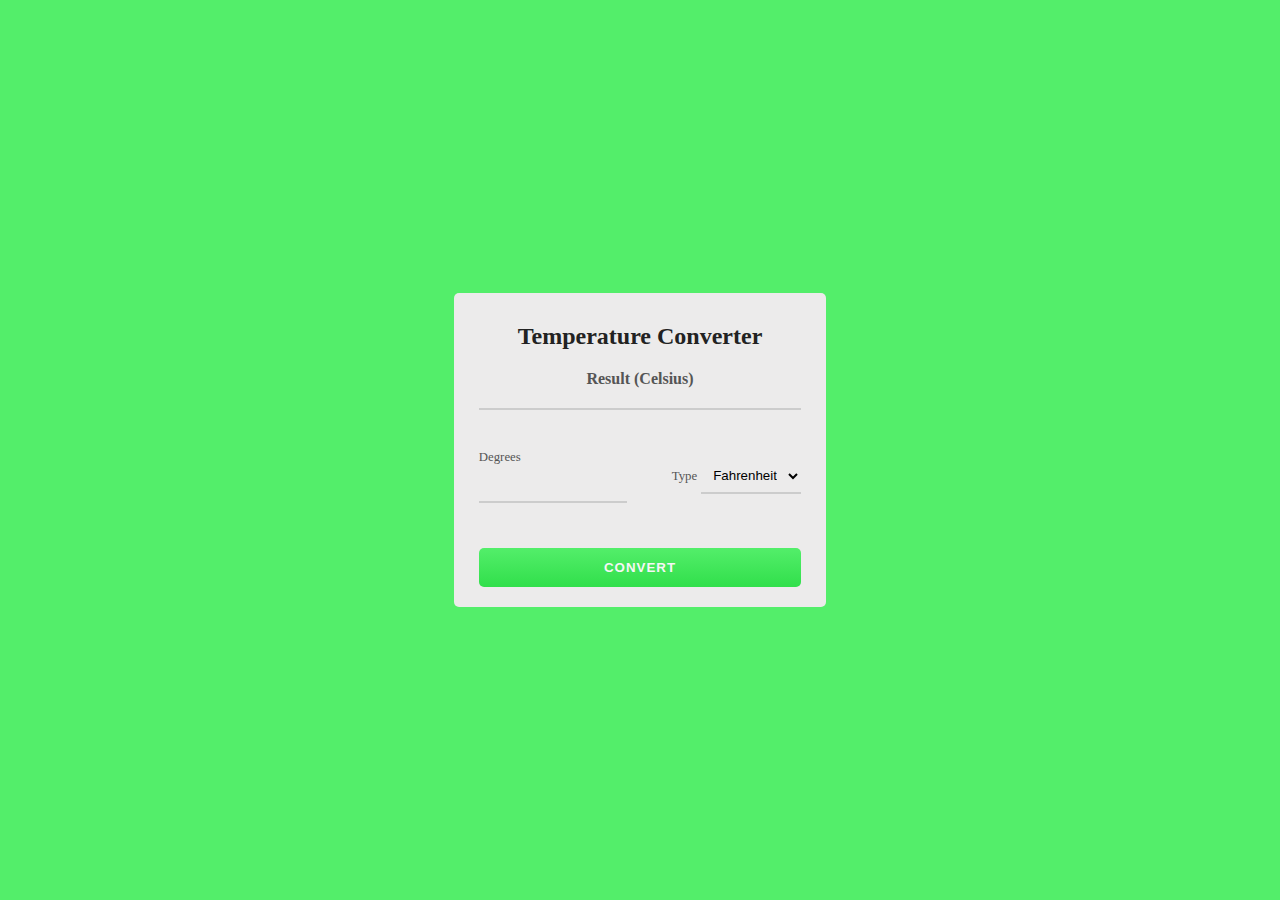
<file: task2/temperature converter.html>
<!DOCTYPE html>
<html lang="en">
  <head>
    <meta charset="UTF-8" />
    <meta http-equiv="X-UA-Compatible" content="IE=edge" />
    <meta name="viewport" content="width=device-width, initial-scale=1.0" />
    <!--LINK CSS FILE-->    
    <link rel="stylesheet" href="temperature converter.css" />
    <title>Temperature Converter App</title>
  </head>
  <body>
    <div class="container">
      <div class="temperature-converter">
          <h1 class="title">Temperature Converter</h1>
          <div class="result">
            <span class="result-heading">Result (Celsius)</span>
            <h2 class="celsius-value" id="celsius"></h2>
          </div>
          <div class="degree-type">
            <div class="degree-field">
              <label for="degree">Degrees</label>
              <input type="number" name="degree" id="degree" />
            </div>
            <div class="temp-field">
              <label for="temp-type">Type</label>
              <select name="temperatures" id="temp-type" autocomplete="on">
                <option id="fahrenheit" value="fahrenheit">Fahrenheit</option>
                <option id="kelvin" value="kelvin">Kelvin</option>
              </select>
            </div>
          </div>
          <button id="convert-btn">Convert</button>
      </div>
    </div>
    <!--LINK JAVASCRIPT FILE-->
    <script src="./temperature converter.js"></script>
  </body>
</html>
</file>
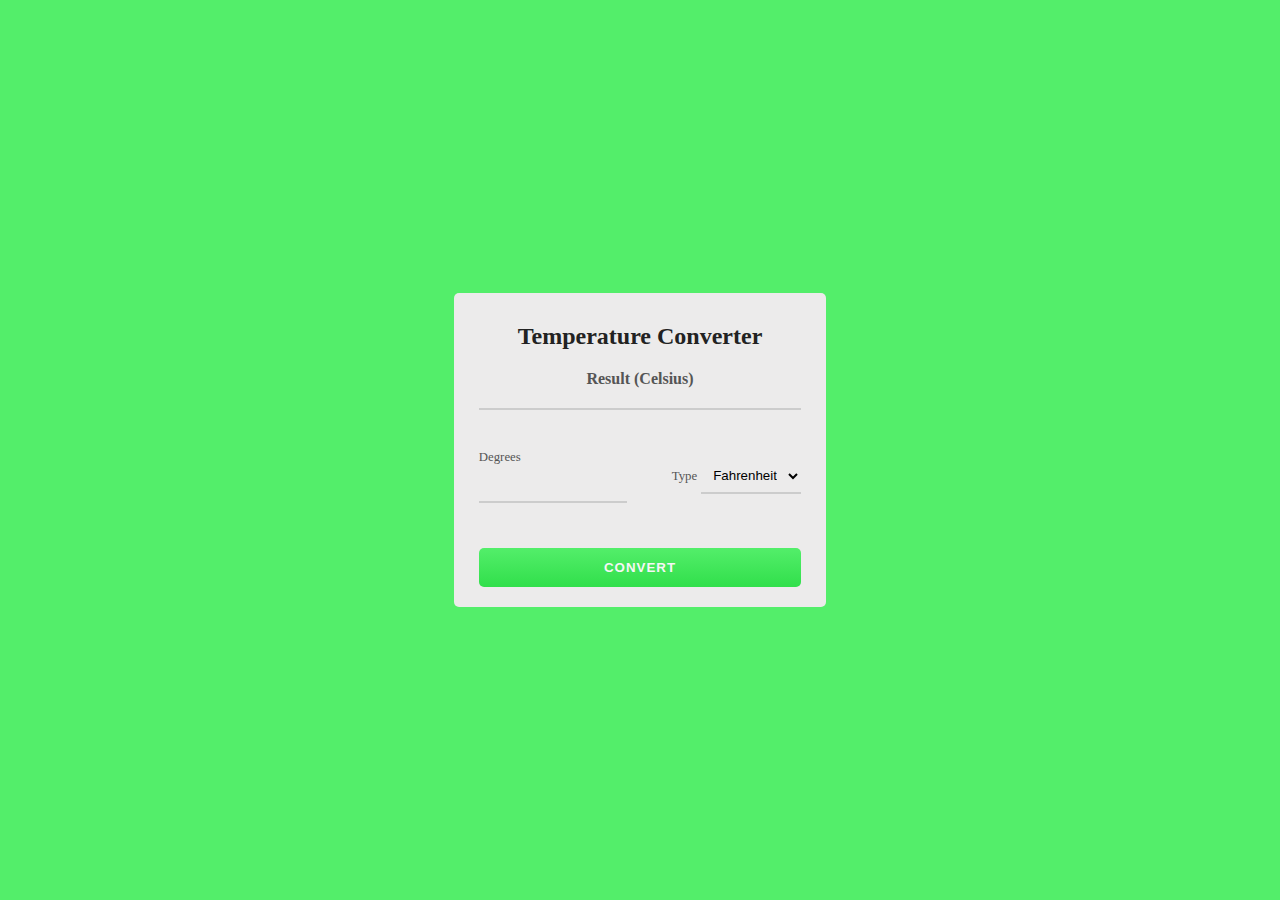
<file: task2/temperatureconverter.html>
<!DOCTYPE html>
<html lang="en">
  <head>
    <meta charset="UTF-8" />
    <meta http-equiv="X-UA-Compatible" content="IE=edge" />
    <meta name="viewport" content="width=device-width, initial-scale=1.0" />
    <!--LINK CSS FILE-->
    <link rel="stylesheet" href="temperatureconverter.css" />
    <title>Temperature Converter App</title>
  </head>
  <body>
    <div class="container">
      <div class="temperature-converter">
          <h1 class="title">Temperature Converter</h1>
          <div class="result">
            <span class="result-heading">Result (Celsius)</span>
            <h2 class="celsius-value" id="celsius"></h2>
          </div>
          <div class="degree-type">
            <div class="degree-field">
              <label for="degree">Degrees</label>
              <input type="number" name="degree" id="degree" />
            </div>
            <div class="temp-field">
              <label for="temp-type">Type</label>
              <select name="temperatures" id="temp-type" autocomplete="on">
                <option id="fahrenheit" value="fahrenheit">Fahrenheit</option>
                <option id="kelvin" value="kelvin">Kelvin</option>
              </select>
            </div>
          </div>
          <button id="convert-btn">Convert</button>
      </div>
    </div>
    <!--LINK JAVASCRIPT FILE-->
    <script src="temperatureconverter.js"></script>
  </body>
</html>
</file>
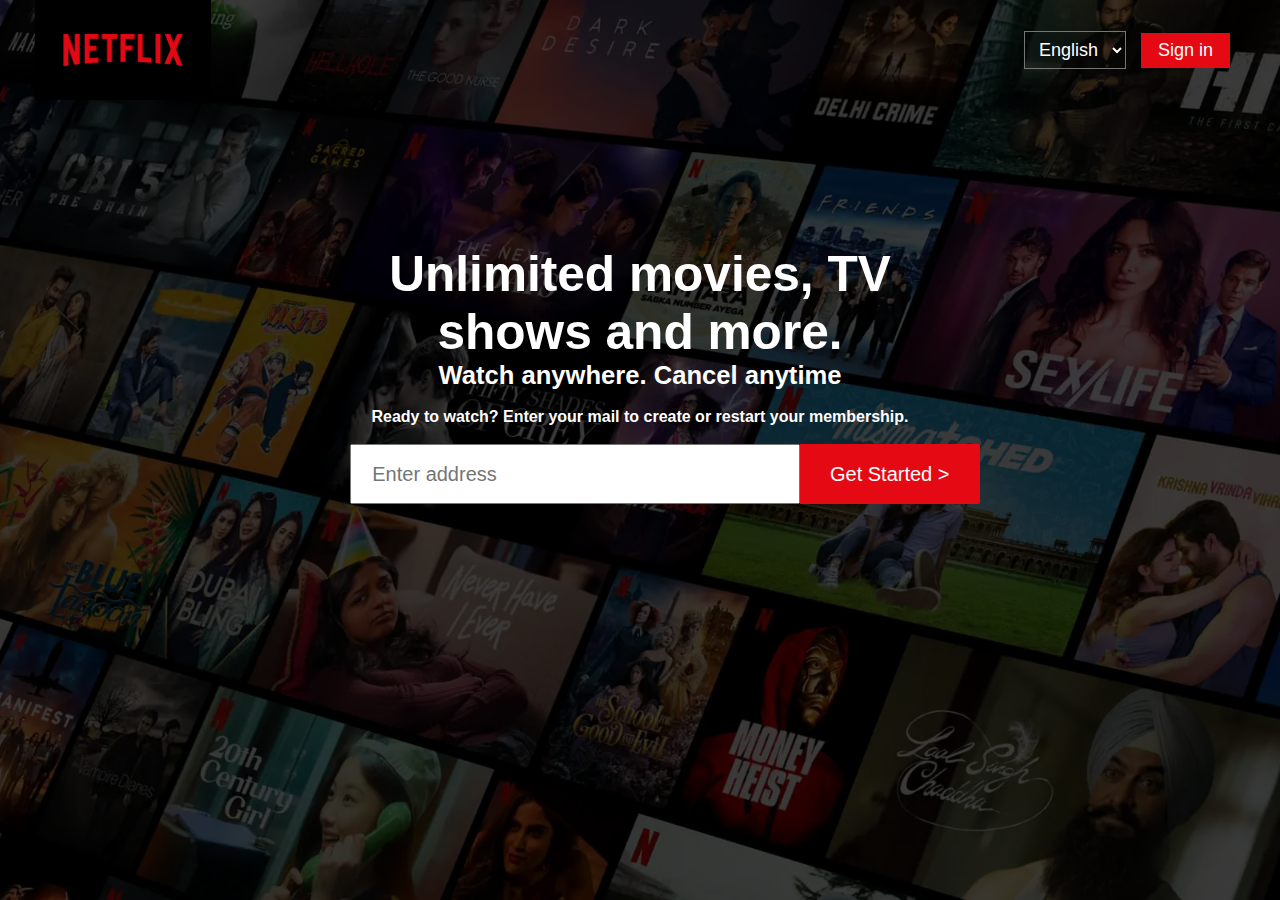
<file: task3/Netflix homepage.html>
<!DOCTYPE html>
<html lang="en">
<head>
    <meta charset="UTF-8">
    <meta name="viewport" content="width=device-width, initial-scale=1.0">
    <title>Netflix India - Watch TV Shows Online, Watch Movies Online</title>
    <link rel="stylesheet" href="netflix homepage.css">
</head>
<body>
    <div class="container">
        <nav class="navbar">
            <div class="left">
                <img src="Netflix-logo-red-black-png.png" alt="">
            </div>
            <div class="right">
                <select name="language" class="language">
                    <option value="English">English</option>
                    <option value="Hindi">Hindi</option>
                    <option value="Tamil">Tamil</option>
                    <option value="Telugu">Telugu</option>
                </select>
                <button><a href="#">Sign in</a></button>
            </div>
        </nav>
        <div class="title">
            <div class="content">
                <h1>Unlimited movies, TV shows and more.</h1>
                <h2>Watch anywhere. Cancel anytime</h2>
                <form action="#">
                    <h3>Ready to watch? Enter your mail to create or restart your membership.</h3>
                    <div class="email">
                        <input type="email" name="emai" placeholder="Enter address">
                        <button><a href="#">Get Started ></a></button>
                    </div>
                </form>
            </div>
        </div>
    </div>
</body>
</html>
</file>
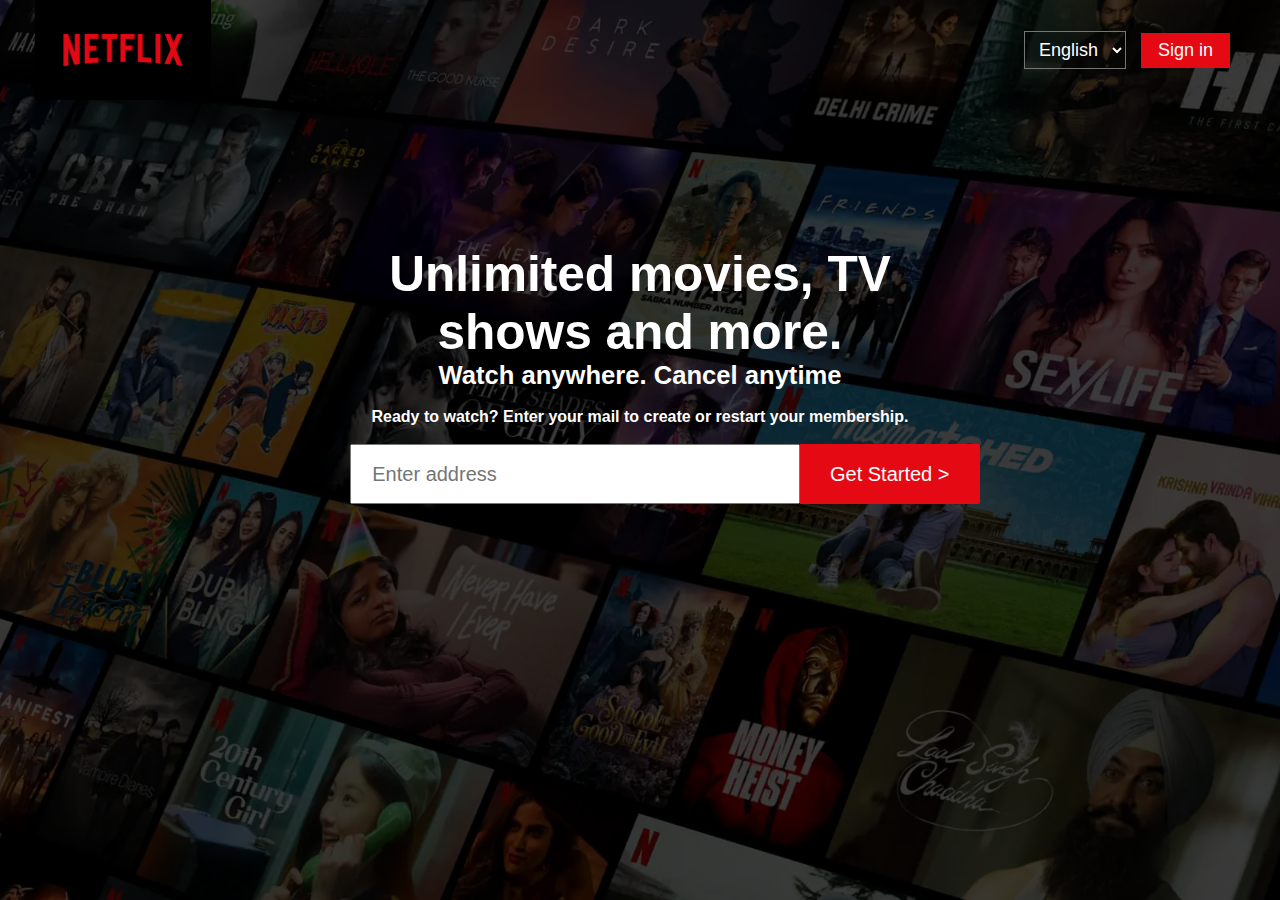
<file: task3/Netflixhomepage.html>
<!DOCTYPE html>
<html lang="en">
<head>
    <meta charset="UTF-8">
    <meta name="viewport" content="width=device-width, initial-scale=1.0">
    <title>Netflix India - Watch TV Shows Online, Watch Movies Online</title>
    <link rel="stylesheet" href="netflixhomepage.css">
</head>
<body>
    <div class="container">
        <nav class="navbar">
            <div class="left">
                <img src="Netflixlogoredblackpng.png" alt="">
            </div>
            <div class="right">
                <select name="language" class="language">
                    <option value="English">English</option>
                    <option value="Hindi">Hindi</option>
                    <option value="Tamil">Tamil</option>
                    <option value="Telugu">Telugu</option>
                </select>
                <button><a href="#">Sign in</a></button>
            </div>
        </nav>
        <div class="title">
            <div class="content">
                <h1>Unlimited movies, TV shows and more.</h1>
                <h2>Watch anywhere. Cancel anytime</h2>
                <form action="#">
                    <h3>Ready to watch? Enter your mail to create or restart your membership.</h3>
                    <div class="email">
                        <input type="email" name="emai" placeholder="Enter address">
                        <button><a href="#">Get Started ></a></button>
                    </div>
                </form>
            </div>
        </div>
    </div>
</body>
</html>
</file>
<file: task2/temperature converter.css>
* {
    box-sizing: border-box;
    margin: 0;
    padding: 0;
  }
  body {
    background-color: #53ee6a;
    color: #222;
    font-size: 1rem;
    display: flex;
    justify-content: center;
    align-items: center;
    width: 100vw;
    height: 100vh;
  }
  .title {
    color: #222;
    font-size: 1.5rem;
    text-align: center;
  }
  .temperature-converter {
    background: #ecebeb;
    border-radius: 5px;
    position: relative;
    display: flex;
    flex-direction: column;
    justify-content: center;
    padding: 30px 25px 20px;
    min-width: 320px;
    width: 100%;
    height: auto;
  }
  .result {
    text-align: center;
    margin: 20px 0;
  }
  .result-heading {
    color: #555;
    font-size: 1rem;
    font-weight: 600;
  }
  .celsius-value {
    border-bottom: 2px solid #ccc;
    padding: 10px;
  }
  label {
    color: #555;
    font-size: 0.8rem;
    margin-bottom: 5px;
  }
  input,
  select {
    background: transparent;
    border: none;
    outline: none;
    border-bottom: 2px solid #ccc;
    padding: 8px;
    margin-bottom: 15px;
  }
  input:focus {
    border: 1px solid   #53ee6a;
  }
  .degree-type {
    display: flex;
    justify-content: space-between;
    align-items: center;
    padding: 20px 0;
  }
  .degree-field {
    display: flex;
    flex-direction: column;
    width: 46%;
  }
  option {
    background-color:  #53ee6a;
    color: #f6f6f6;
  }
  #convert-btn {
    background: linear-gradient(to bottom,  #53ee6a,   #31df4b);
    border: none;
    outline: none;
    border-radius: 5px;
    color: #f6f6f6;
    cursor: pointer;
    font-weight: bold;
    letter-spacing: 1px;
    text-transform: uppercase;
    margin-top: 10px;
    padding: 12px 80px;
    transition: all 0.3s ease-in;
  }
  #convert-btn:hover {
    background: linear-gradient(to bottom,   #53ee6a,   #0b6c1a);
  }
</file>
<file: task2/temperatureconverter.css>
* {
    box-sizing: border-box;
    margin: 0;
    padding: 0;
  }
  body {
    background-color: #53ee6a;
    color: #222;
    font-size: 1rem;
    display: flex;
    justify-content: center;
    align-items: center;
    width: 100vw;
    height: 100vh;
  }
  .title {
    color: #222;
    font-size: 1.5rem;
    text-align: center;
  }
  .temperature-converter {
    background: #ecebeb;
    border-radius: 5px;
    position: relative;
    display: flex;
    flex-direction: column;
    justify-content: center;
    padding: 30px 25px 20px;
    min-width: 320px;
    width: 100%;
    height: auto;
  }
  .result {
    text-align: center;
    margin: 20px 0;
  }
  .result-heading {
    color: #555;
    font-size: 1rem;
    font-weight: 600;
  }
  .celsius-value {
    border-bottom: 2px solid #ccc;
    padding: 10px;
  }
  label {
    color: #555;
    font-size: 0.8rem;
    margin-bottom: 5px;
  }
  input,
  select {
    background: transparent;
    border: none;
    outline: none;
    border-bottom: 2px solid #ccc;
    padding: 8px;
    margin-bottom: 15px;
  }
  input:focus {
    border: 1px solid   #53ee6a;
  }
  .degree-type {
    display: flex;
    justify-content: space-between;
    align-items: center;
    padding: 20px 0;
  }
  .degree-field {
    display: flex;
    flex-direction: column;
    width: 46%;
  }
  option {
    background-color:  #53ee6a;
    color: #f6f6f6;
  }
  #convert-btn {
    background: linear-gradient(to bottom,  #53ee6a,   #31df4b);
    border: none;
    outline: none;
    border-radius: 5px;
    color: #f6f6f6;
    cursor: pointer;
    font-weight: bold;
    letter-spacing: 1px;
    text-transform: uppercase;
    margin-top: 10px;
    padding: 12px 80px;
    transition: all 0.3s ease-in;
  }
  #convert-btn:hover {
    background: linear-gradient(to bottom,   #53ee6a,   #0b6c1a);
  }
</file>
<file: task3/netflix homepage.css>
*{
    padding: 0;
    margin: 0;
    box-sizing: border-box;
}
body{
    width: 100%;
    height: 100%;
    color: white;
    background: black;
    font-family: Arial, Helvetica, sans-serif;
}
.container::before{
    content: "";
    background: url("netflix-india.webp") no-repeat center center/cover;
    position: absolute;
    height: 100%;
    width: 100%;
    opacity: 0.3;
    z-index: -1;
}
.container .navbar{
    height: 100px;
    display: flex;
}
.container .navbar .left{
    height: 100%;
    display: flex;
    float: left;
}
.container .navbar .left img{
    height: 100px;
    position: absolute;
    left: 35px;
}
.container .navbar .right{
    display: flex;
    height: 100px;
    float: right;
    position: absolute;
    right: 50px;
}
.container .navbar .right .language{
    margin: auto;
    align-items: center;
    justify-content: center;
    font-size: 18px;
    padding: 7px 10px;
    color: white;
    background: none;
    cursor: pointer;
    margin-right:15px ;
}
.container .navbar .right .language option{
    background-color: grey;
}
.container .navbar .right button{
    margin: auto;
    font-size: 18px;
    align-items: center;
    justify-content: center;
    font-weight: 400;
    padding: 7px 17px;
    background: #e50914;
    cursor: pointer;
    outline: none;
    box-sizing: 4px;
    border: none;
}
.container .navbar .right button a{
    text-decoration: none;
    color: white;
}
.container .title{
    padding: 70px 45px;
}
.container .title .content{
    width: 950px;
    margin: auto;
    padding: 75px 0;
    text-align: center;
}
.container .title .content h1{
    width: 650px;
    margin: auto;
    font-size: 3.1rem;
    text-align: center;
}
.container .title .content h2{
    width: 650px;
    margin: auto;
    font-size: 1.6rem;
    text-align: center;
}
.container .title .content form h3{
    font-size: 1rem;
    margin: 18px 0;
    text-align: center;
}
.container .title .content form .email{
    width: 1000px;
    margin: auto;
}
.container .title .content form .email input{
    height: 60px;
    width: 450px;
    margin: auto;
    padding: 20px;
    font-size: 20px;
    outline: none;
}
.container .title .content form .email button{
    margin: auto;
    height: 60px;
    width: 180px;
    align-items: center;
    justify-content: center;
    font-size: 20px;
    padding: 7px 17px ;
    background: #e50914;
    cursor: pointer;
    outline: none;
    border-top-right-radius:2px ;
    border-bottom-right-radius: 2px;
    border: none;
    margin-left: -5px;
}
.container .title .content form .email button:hover{
    background-color: #f40612;
}
.container .title .content form .email button a{
    text-decoration: none;
    color: white;
}
</file>
<file: task3/netflixhomepage.css>
*{
    padding: 0;
    margin: 0;
    box-sizing: border-box;
}
body{
    width: 100%;
    height: 100%;
    color: white;
    background: black;
    font-family: Arial, Helvetica, sans-serif;
}
.container::before{
    content: "";
    background: url("netflixindia.webp") no-repeat center center/cover;
    position: absolute;
    height: 100%;
    width: 100%;
    opacity: 0.3;
    z-index: -1;
}
.container .navbar{
    height: 100px;
    display: flex;
}
.container .navbar .left{
    height: 100%;
    display: flex;
    float: left;
}
.container .navbar .left img{
    height: 100px;
    position: absolute;
    left: 35px;
}
.container .navbar .right{
    display: flex;
    height: 100px;
    float: right;
    position: absolute;
    right: 50px;
}
.container .navbar .right .language{
    margin: auto;
    align-items: center;
    justify-content: center;
    font-size: 18px;
    padding: 7px 10px;
    color: white;
    background: none;
    cursor: pointer;
    margin-right:15px ;
}
.container .navbar .right .language option{
    background-color: grey;
}
.container .navbar .right button{
    margin: auto;
    font-size: 18px;
    align-items: center;
    justify-content: center;
    font-weight: 400;
    padding: 7px 17px;
    background: #e50914;
    cursor: pointer;
    outline: none;
    box-sizing: 4px;
    border: none;
}
.container .navbar .right button a{
    text-decoration: none;
    color: white;
}
.container .title{
    padding: 70px 45px;
}
.container .title .content{
    width: 950px;
    margin: auto;
    padding: 75px 0;
    text-align: center;
}
.container .title .content h1{
    width: 650px;
    margin: auto;
    font-size: 3.1rem;
    text-align: center;
}
.container .title .content h2{
    width: 650px;
    margin: auto;
    font-size: 1.6rem;
    text-align: center;
}
.container .title .content form h3{
    font-size: 1rem;
    margin: 18px 0;
    text-align: center;
}
.container .title .content form .email{
    width: 1000px;
    margin: auto;
}
.container .title .content form .email input{
    height: 60px;
    width: 450px;
    margin: auto;
    padding: 20px;
    font-size: 20px;
    outline: none;
}
.container .title .content form .email button{
    margin: auto;
    height: 60px;
    width: 180px;
    align-items: center;
    justify-content: center;
    font-size: 20px;
    padding: 7px 17px ;
    background: #e50914;
    cursor: pointer;
    outline: none;
    border-top-right-radius:2px ;
    border-bottom-right-radius: 2px;
    border: none;
    margin-left: -5px;
}
.container .title .content form .email button:hover{
    background-color: #f40612;
}
.container .title .content form .email button a{
    text-decoration: none;
    color: white;
}
</file>
